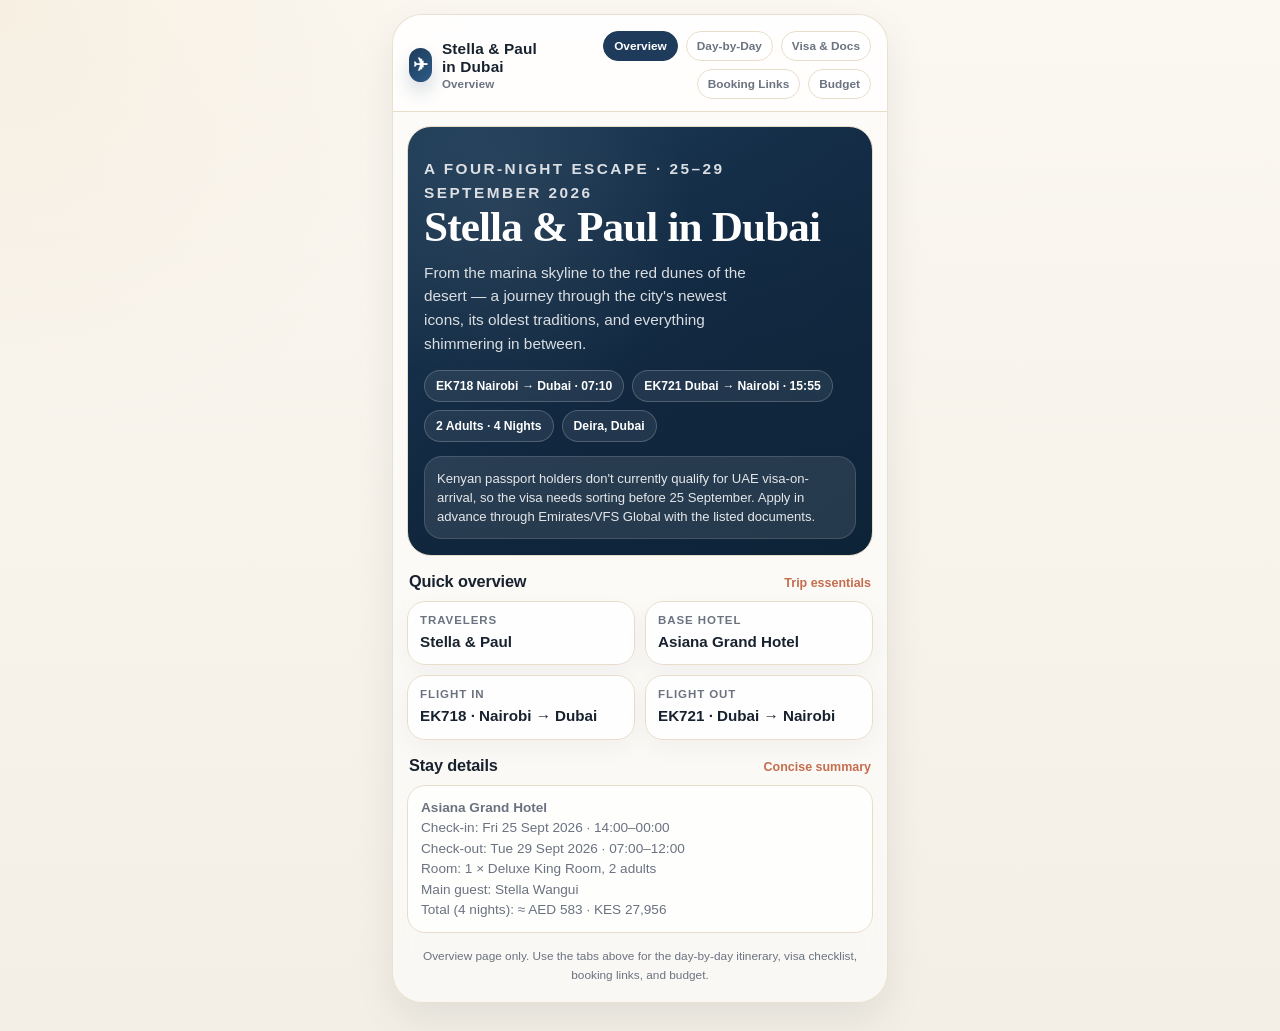
<file: index.html>
<!doctype html>
<html lang="en">
<head>
  <meta charset="UTF-8" />
  <meta name="viewport" content="width=device-width, initial-scale=1.0" />
  <title>Stella & Paul in Dubai — Overview</title>
  <link rel="stylesheet" href="styles.css" />
</head>
<body>
  <div class="app">
    <div class="shell">
      <header class="topbar">
        <div class="brand">
          <div class="logo">✈</div>
          <div class="brand-text">
            <div class="brand-title">Stella &amp; Paul in Dubai</div>
            <div class="brand-subtitle">Overview</div>
          </div>
        </div>

        <nav class="nav" aria-label="Pages">
          <a class="active" href="index.html">Overview</a>
          <a href="day-by-day.html">Day-by-Day</a>
          <a href="visa-documents.html">Visa &amp; Docs</a>
          <a href="booking-links.html">Booking Links</a>
          <a href="budget.html">Budget</a>
        </nav>
      </header>

      <main class="content">
        <section class="hero">
          <p class="eyebrow">A four-night escape · 25–29 September 2026</p>
          <h1>Stella &amp; Paul in Dubai</h1>
          <p>
            From the marina skyline to the red dunes of the desert — a journey through the city's newest icons, its oldest traditions, and everything shimmering in between.
          </p>

          <div class="meta-row">
            <span class="pill">EK718 Nairobi → Dubai · 07:10</span>
            <span class="pill">EK721 Dubai → Nairobi · 15:55</span>
            <span class="pill">2 Adults · 4 Nights</span>
            <span class="pill">Deira, Dubai</span>
          </div>

          <div class="hero-note">
            Kenyan passport holders don't currently qualify for UAE visa-on-arrival, so the visa needs sorting before 25 September. Apply in advance through Emirates/VFS Global with the listed documents.
          </div>
        </section>

        <section class="section">
          <div class="section-header">
            <h2>Quick overview</h2>
            <span>Trip essentials</span>
          </div>

          <div class="overview-grid">
            <div class="stat">
              <div class="label">Travelers</div>
              <div class="value">Stella &amp; Paul</div>
            </div>
            <div class="stat">
              <div class="label">Base hotel</div>
              <div class="value">Asiana Grand Hotel</div>
            </div>
            <div class="stat">
              <div class="label">Flight in</div>
              <div class="value">EK718 · Nairobi → Dubai</div>
            </div>
            <div class="stat">
              <div class="label">Flight out</div>
              <div class="value">EK721 · Dubai → Nairobi</div>
            </div>
          </div>
        </section>

        <section class="section">
          <div class="section-header">
            <h2>Stay details</h2>
            <span>Concise summary</span>
          </div>

          <div class="ghost">
            <strong>Asiana Grand Hotel</strong><br />
            Check-in: Fri 25 Sept 2026 · 14:00–00:00<br />
            Check-out: Tue 29 Sept 2026 · 07:00–12:00<br />
            Room: 1 × Deluxe King Room, 2 adults<br />
            Main guest: Stella Wangui<br />
            Total (4 nights): ≈ AED 583 · KES 27,956
          </div>
        </section>

        <p class="footer-note">
          Overview page only. Use the tabs above for the day-by-day itinerary, visa checklist, booking links, and budget.
        </p>
      </main>
    </div>
  </div>
</body>
</html>
</file>
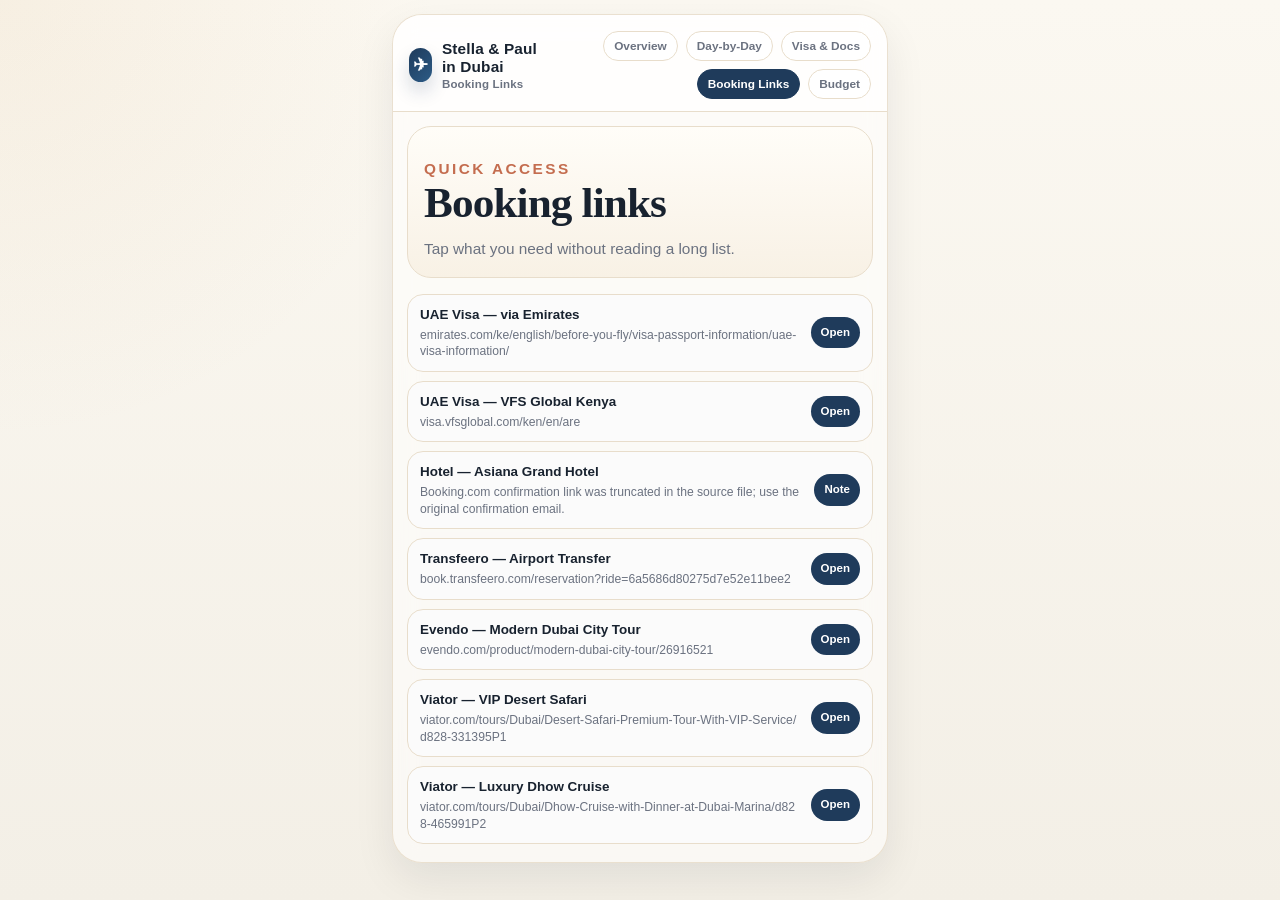
<file: booking-links.html>
<!doctype html>
<html lang="en">
<head>
  <meta charset="UTF-8" />
  <meta name="viewport" content="width=device-width, initial-scale=1.0" />
  <title>Stella &amp; Paul in Dubai — Booking Links</title>
  <link rel="stylesheet" href="styles.css" />
</head>
<body>
  <div class="app">
    <div class="shell">
      <header class="topbar">
        <div class="brand">
          <div class="logo">✈</div>
          <div class="brand-text">
            <div class="brand-title">Stella &amp; Paul in Dubai</div>
            <div class="brand-subtitle">Booking Links</div>
          </div>
        </div>

        <nav class="nav" aria-label="Pages">
          <a href="index.html">Overview</a>
          <a href="day-by-day.html">Day-by-Day</a>
          <a href="visa-documents.html">Visa &amp; Docs</a>
          <a class="active" href="booking-links.html">Booking Links</a>
          <a href="budget.html">Budget</a>
        </nav>
      </header>

      <main class="content">
        <section class="hero light">
          <p class="eyebrow">Quick access</p>
          <h1>Booking links</h1>
          <p>Tap what you need without reading a long list.</p>
        </section>

        <section class="section">
          <div class="links-list">
            <a class="booking-link" href="https://www.emirates.com/ke/english/before-you-fly/visa-passport-information/uae-visa-information/" target="_blank" rel="noreferrer noopener">
              <div>
                <div class="name">UAE Visa — via Emirates</div>
                <div class="url">emirates.com/ke/english/before-you-fly/visa-passport-information/uae-visa-information/</div>
              </div>
              <div class="open">Open</div>
            </a>

            <a class="booking-link" href="https://visa.vfsglobal.com/ken/en/are" target="_blank" rel="noreferrer noopener">
              <div>
                <div class="name">UAE Visa — VFS Global Kenya</div>
                <div class="url">visa.vfsglobal.com/ken/en/are</div>
              </div>
              <div class="open">Open</div>
            </a>

            <div class="booking-link">
              <div>
                <div class="name">Hotel — Asiana Grand Hotel</div>
                <div class="url">Booking.com confirmation link was truncated in the source file; use the original confirmation email.</div>
              </div>
              <div class="open">Note</div>
            </div>

            <a class="booking-link" href="https://book.transfeero.com/reservation?ride=6a5686d80275d7e52e11bee2" target="_blank" rel="noreferrer noopener">
              <div>
                <div class="name">Transfeero — Airport Transfer</div>
                <div class="url">book.transfeero.com/reservation?ride=6a5686d80275d7e52e11bee2</div>
              </div>
              <div class="open">Open</div>
            </a>

            <a class="booking-link" href="https://evendo.com/product/modern-dubai-city-tour/26916521" target="_blank" rel="noreferrer noopener">
              <div>
                <div class="name">Evendo — Modern Dubai City Tour</div>
                <div class="url">evendo.com/product/modern-dubai-city-tour/26916521</div>
              </div>
              <div class="open">Open</div>
            </a>

            <a class="booking-link" href="https://viator.com/tours/Dubai/Desert-Safari-Premium-Tour-With-VIP-Service/d828-331395P1" target="_blank" rel="noreferrer noopener">
              <div>
                <div class="name">Viator — VIP Desert Safari</div>
                <div class="url">viator.com/tours/Dubai/Desert-Safari-Premium-Tour-With-VIP-Service/d828-331395P1</div>
              </div>
              <div class="open">Open</div>
            </a>

            <a class="booking-link" href="https://viator.com/tours/Dubai/Dhow-Cruise-with-Dinner-at-Dubai-Marina/d828-465991P2" target="_blank" rel="noreferrer noopener">
              <div>
                <div class="name">Viator — Luxury Dhow Cruise</div>
                <div class="url">viator.com/tours/Dubai/Dhow-Cruise-with-Dinner-at-Dubai-Marina/d828-465991P2</div>
              </div>
              <div class="open">Open</div>
            </a>
          </div>
        </section>
      </main>
    </div>
  </div>
</body>
</html>
</file>
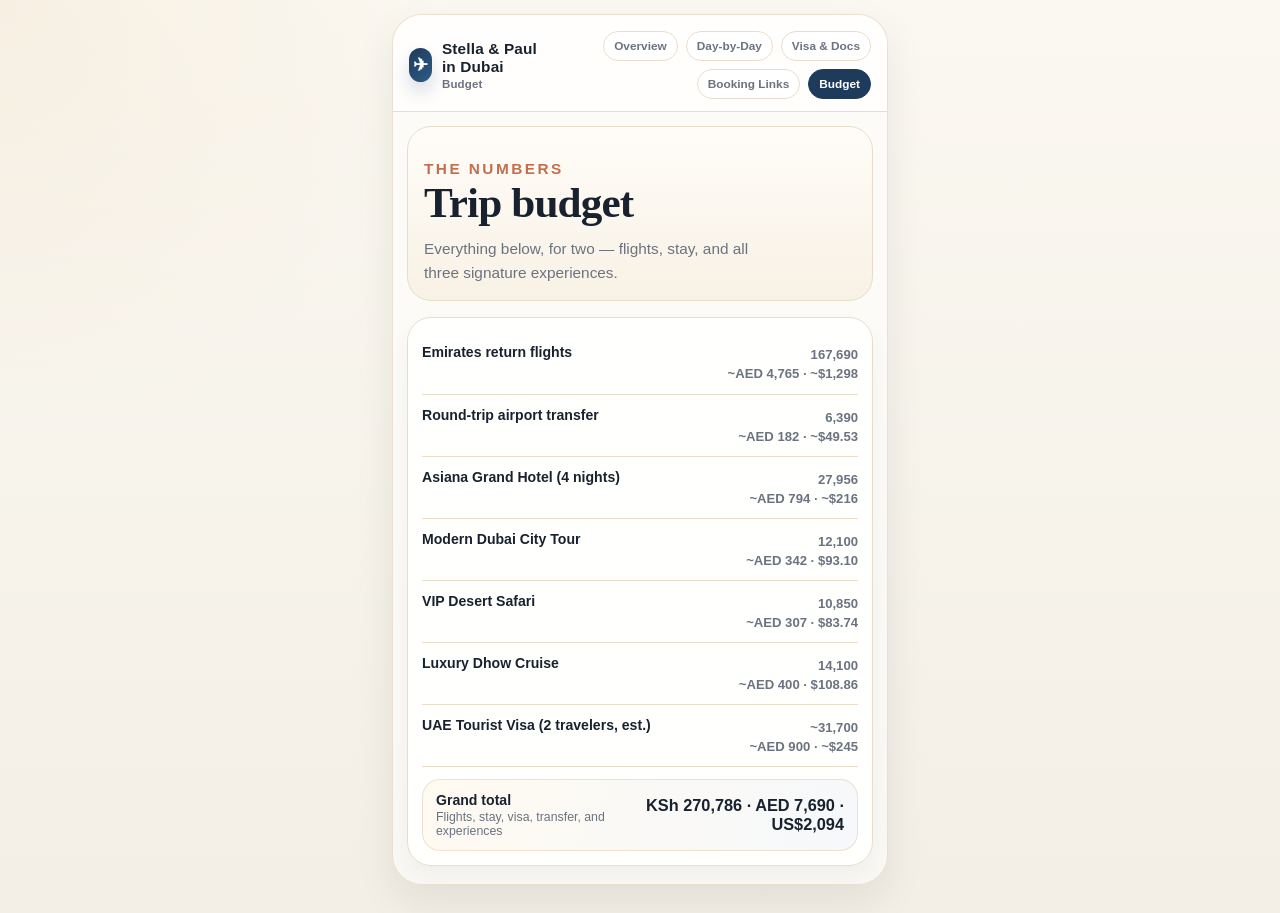
<file: budget.html>
<!doctype html>
<html lang="en">
<head>
  <meta charset="UTF-8" />
  <meta name="viewport" content="width=device-width, initial-scale=1.0" />
  <title>Stella &amp; Paul in Dubai — Budget</title>
  <link rel="stylesheet" href="styles.css" />
</head>
<body>
  <div class="app">
    <div class="shell">
      <header class="topbar">
        <div class="brand">
          <div class="logo">✈</div>
          <div class="brand-text">
            <div class="brand-title">Stella &amp; Paul in Dubai</div>
            <div class="brand-subtitle">Budget</div>
          </div>
        </div>

        <nav class="nav" aria-label="Pages">
          <a href="index.html">Overview</a>
          <a href="day-by-day.html">Day-by-Day</a>
          <a href="visa-documents.html">Visa &amp; Docs</a>
          <a href="booking-links.html">Booking Links</a>
          <a class="active" href="budget.html">Budget</a>
        </nav>
      </header>

      <main class="content">
        <section class="hero light">
          <p class="eyebrow">The numbers</p>
          <h1>Trip budget</h1>
          <p>Everything below, for two — flights, stay, and all three signature experiences.</p>
        </section>

        <section class="section">
          <div class="card">
            <div class="price-row">
              <div class="left">Emirates return flights</div>
              <div class="right">167,690<br>~AED 4,765 · ~$1,298</div>
            </div>
            <div class="price-row">
              <div class="left">Round-trip airport transfer</div>
              <div class="right">6,390<br>~AED 182 · ~$49.53</div>
            </div>
            <div class="price-row">
              <div class="left">Asiana Grand Hotel (4 nights)</div>
              <div class="right">27,956<br>~AED 794 · ~$216</div>
            </div>
            <div class="price-row">
              <div class="left">Modern Dubai City Tour</div>
              <div class="right">12,100<br>~AED 342 · $93.10</div>
            </div>
            <div class="price-row">
              <div class="left">VIP Desert Safari</div>
              <div class="right">10,850<br>~AED 307 · $83.74</div>
            </div>
            <div class="price-row">
              <div class="left">Luxury Dhow Cruise</div>
              <div class="right">14,100<br>~AED 400 · $108.86</div>
            </div>
            <div class="price-row">
              <div class="left">UAE Tourist Visa (2 travelers, est.)</div>
              <div class="right">~31,700<br>~AED 900 · ~$245</div>
            </div>

            <div class="total-box">
              <div>
                <strong>Grand total</strong>
                <span>Flights, stay, visa, transfer, and experiences</span>
              </div>
              <div class="amount">KSh 270,786 · AED 7,690 · US$2,094</div>
            </div>
          </div>
        </section>
      </main>
    </div>
  </div>
</body>
</html>
</file>
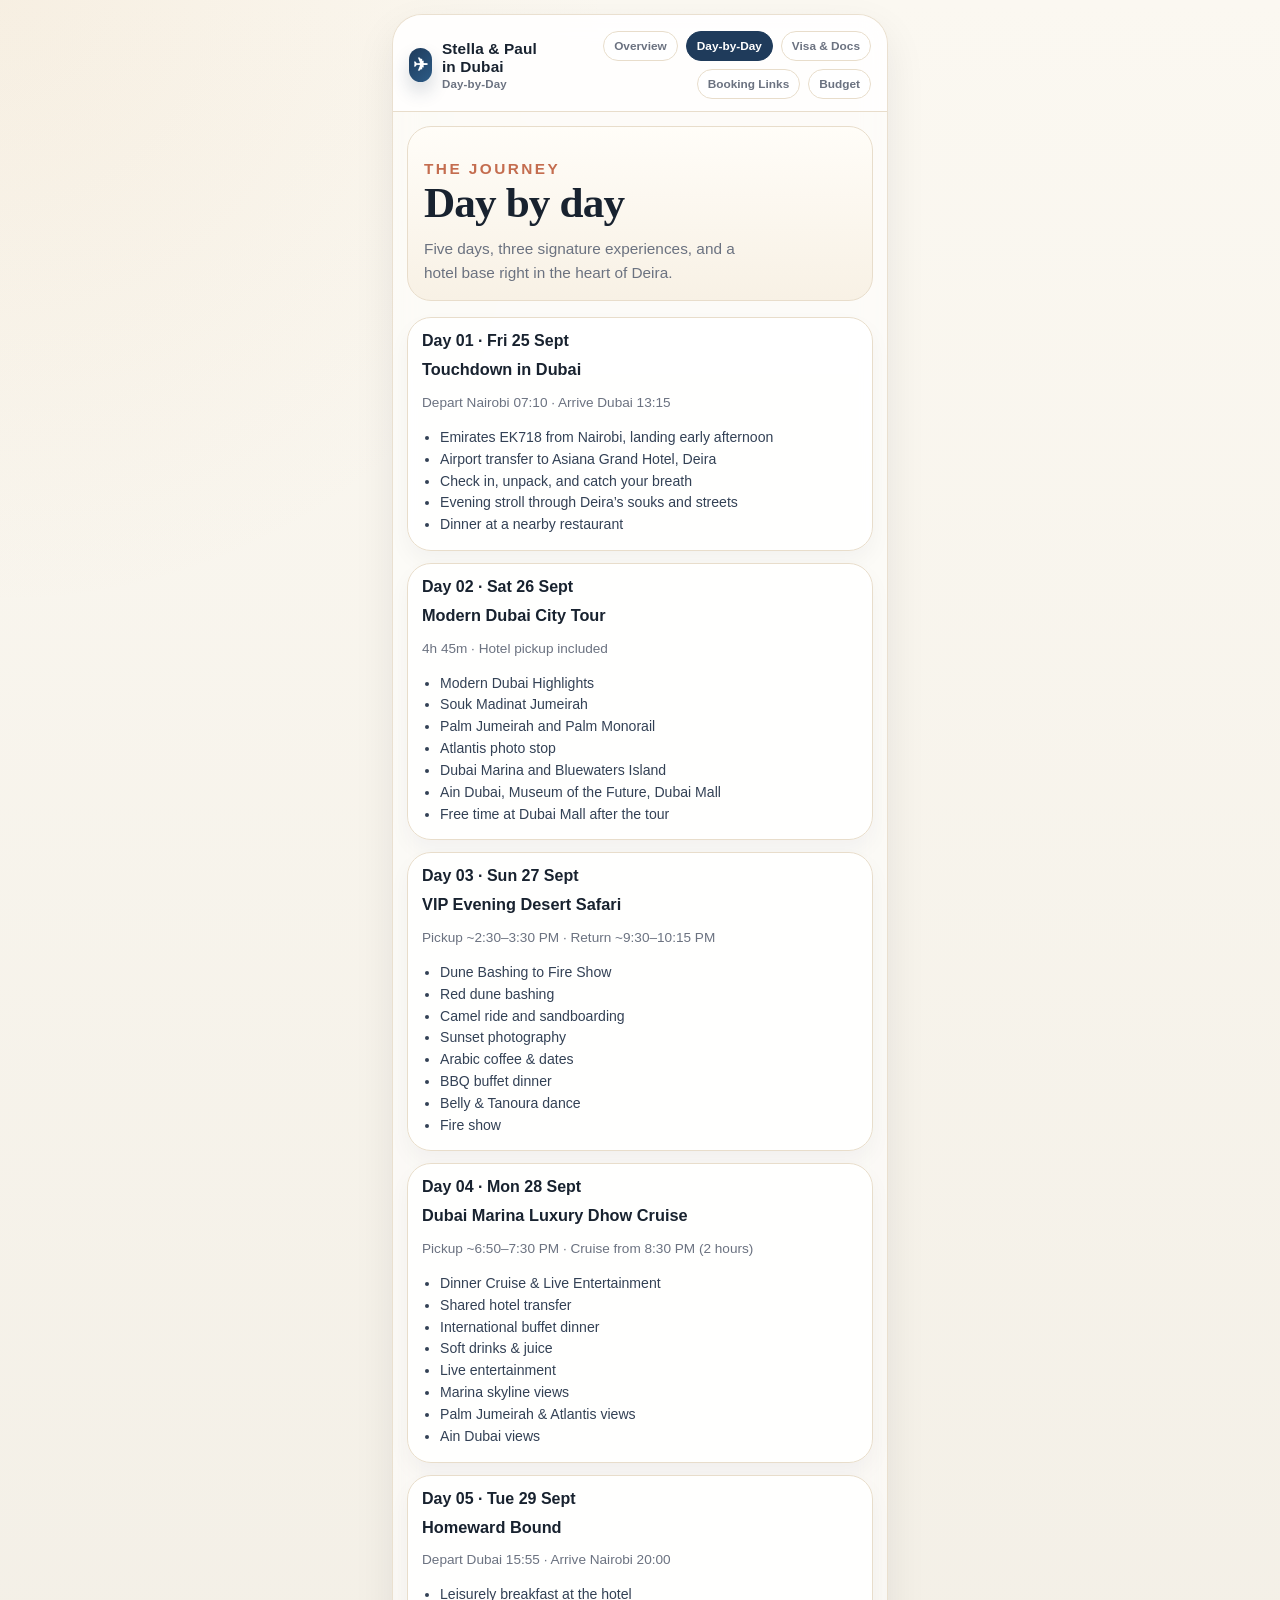
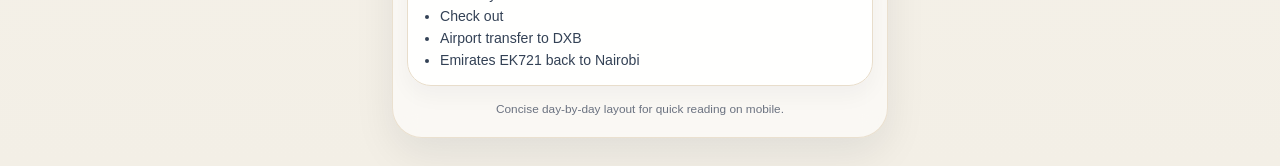
<file: day-by-day.html>
<!doctype html>
<html lang="en">
<head>
  <meta charset="UTF-8" />
  <meta name="viewport" content="width=device-width, initial-scale=1.0" />
  <title>Stella &amp; Paul in Dubai — Day-by-Day</title>
  <link rel="stylesheet" href="styles.css" />
</head>
<body>
  <div class="app">
    <div class="shell">
      <header class="topbar">
        <div class="brand">
          <div class="logo">✈</div>
          <div class="brand-text">
            <div class="brand-title">Stella &amp; Paul in Dubai</div>
            <div class="brand-subtitle">Day-by-Day</div>
          </div>
        </div>

        <nav class="nav" aria-label="Pages">
          <a href="index.html">Overview</a>
          <a class="active" href="day-by-day.html">Day-by-Day</a>
          <a href="visa-documents.html">Visa &amp; Docs</a>
          <a href="booking-links.html">Booking Links</a>
          <a href="budget.html">Budget</a>
        </nav>
      </header>

      <main class="content">
        <section class="hero light">
          <p class="eyebrow">The journey</p>
          <h1>Day by day</h1>
          <p>Five days, three signature experiences, and a hotel base right in the heart of Deira.</p>
        </section>

        <section class="section">
          <article class="card">
            <h3>Day 01 · Fri 25 Sept</h3>
            <h4>Touchdown in Dubai</h4>
            <p class="muted">Depart Nairobi 07:10 · Arrive Dubai 13:15</p>
            <ul class="bullets">
              <li>Emirates EK718 from Nairobi, landing early afternoon</li>
              <li>Airport transfer to Asiana Grand Hotel, Deira</li>
              <li>Check in, unpack, and catch your breath</li>
              <li>Evening stroll through Deira’s souks and streets</li>
              <li>Dinner at a nearby restaurant</li>
            </ul>
          </article>

          <article class="card">
            <h3>Day 02 · Sat 26 Sept</h3>
            <h4>Modern Dubai City Tour</h4>
            <p class="muted">4h 45m · Hotel pickup included</p>
            <ul class="bullets">
              <li>Modern Dubai Highlights</li>
              <li>Souk Madinat Jumeirah</li>
              <li>Palm Jumeirah and Palm Monorail</li>
              <li>Atlantis photo stop</li>
              <li>Dubai Marina and Bluewaters Island</li>
              <li>Ain Dubai, Museum of the Future, Dubai Mall</li>
              <li>Free time at Dubai Mall after the tour</li>
            </ul>
          </article>

          <article class="card">
            <h3>Day 03 · Sun 27 Sept</h3>
            <h4>VIP Evening Desert Safari</h4>
            <p class="muted">Pickup ~2:30–3:30 PM · Return ~9:30–10:15 PM</p>
            <ul class="bullets">
              <li>Dune Bashing to Fire Show</li>
              <li>Red dune bashing</li>
              <li>Camel ride and sandboarding</li>
              <li>Sunset photography</li>
              <li>Arabic coffee &amp; dates</li>
              <li>BBQ buffet dinner</li>
              <li>Belly &amp; Tanoura dance</li>
              <li>Fire show</li>
            </ul>
          </article>

          <article class="card">
            <h3>Day 04 · Mon 28 Sept</h3>
            <h4>Dubai Marina Luxury Dhow Cruise</h4>
            <p class="muted">Pickup ~6:50–7:30 PM · Cruise from 8:30 PM (2 hours)</p>
            <ul class="bullets">
              <li>Dinner Cruise &amp; Live Entertainment</li>
              <li>Shared hotel transfer</li>
              <li>International buffet dinner</li>
              <li>Soft drinks &amp; juice</li>
              <li>Live entertainment</li>
              <li>Marina skyline views</li>
              <li>Palm Jumeirah &amp; Atlantis views</li>
              <li>Ain Dubai views</li>
            </ul>
          </article>

          <article class="card">
            <h3>Day 05 · Tue 29 Sept</h3>
            <h4>Homeward Bound</h4>
            <p class="muted">Depart Dubai 15:55 · Arrive Nairobi 20:00</p>
            <ul class="bullets">
              <li>Leisurely breakfast at the hotel</li>
              <li>Check out</li>
              <li>Airport transfer to DXB</li>
              <li>Emirates EK721 back to Nairobi</li>
            </ul>
          </article>
        </section>

        <p class="footer-note">Concise day-by-day layout for quick reading on mobile.</p>
      </main>
    </div>
  </div>
</body>
</html>
</file>
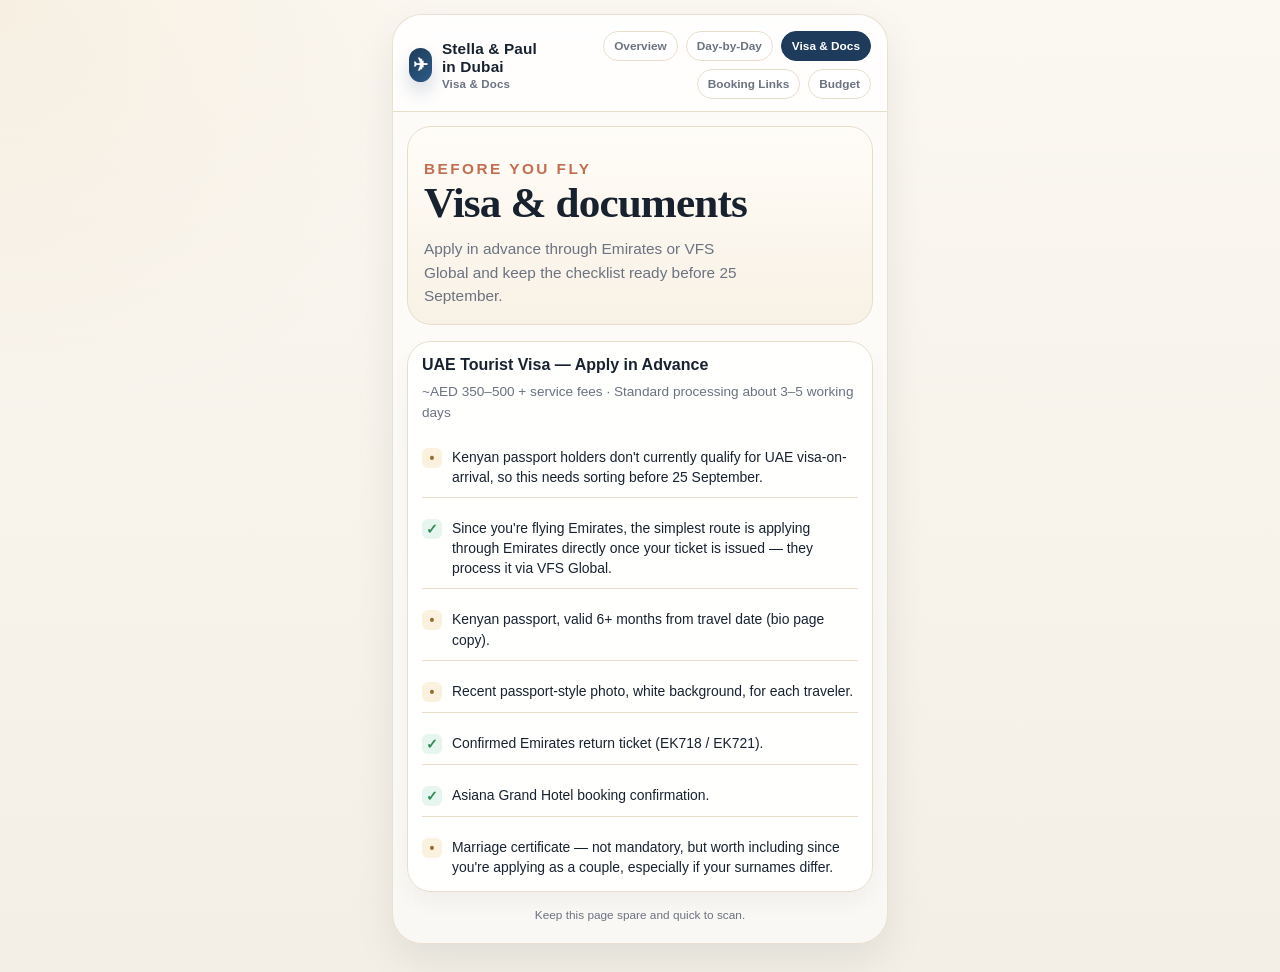
<file: visa-documents.html>
<!doctype html>
<html lang="en">
<head>
  <meta charset="UTF-8" />
  <meta name="viewport" content="width=device-width, initial-scale=1.0" />
  <title>Stella &amp; Paul in Dubai — Visa &amp; Docs</title>
  <link rel="stylesheet" href="styles.css" />
</head>
<body>
  <div class="app">
    <div class="shell">
      <header class="topbar">
        <div class="brand">
          <div class="logo">✈</div>
          <div class="brand-text">
            <div class="brand-title">Stella &amp; Paul in Dubai</div>
            <div class="brand-subtitle">Visa &amp; Docs</div>
          </div>
        </div>

        <nav class="nav" aria-label="Pages">
          <a href="index.html">Overview</a>
          <a href="day-by-day.html">Day-by-Day</a>
          <a class="active" href="visa-documents.html">Visa &amp; Docs</a>
          <a href="booking-links.html">Booking Links</a>
          <a href="budget.html">Budget</a>
        </nav>
      </header>

      <main class="content">
        <section class="hero light">
          <p class="eyebrow">Before you fly</p>
          <h1>Visa &amp; documents</h1>
          <p>Apply in advance through Emirates or VFS Global and keep the checklist ready before 25 September.</p>
        </section>

        <section class="section">
          <div class="card">
            <h3>UAE Tourist Visa — Apply in Advance</h3>
            <p class="muted" style="margin-top:-2px;">~AED 350–500 + service fees · Standard processing about 3–5 working days</p>
            <ul class="checklist">
              <li class="checkline"><span class="check">•</span><span>Kenyan passport holders don't currently qualify for UAE visa-on-arrival, so this needs sorting before 25 September.</span></li>
              <li class="checkline"><span class="check done">✓</span><span>Since you're flying Emirates, the simplest route is applying through Emirates directly once your ticket is issued — they process it via VFS Global.</span></li>
              <li class="checkline"><span class="check">•</span><span>Kenyan passport, valid 6+ months from travel date (bio page copy).</span></li>
              <li class="checkline"><span class="check">•</span><span>Recent passport-style photo, white background, for each traveler.</span></li>
              <li class="checkline"><span class="check done">✓</span><span>Confirmed Emirates return ticket (EK718 / EK721).</span></li>
              <li class="checkline"><span class="check done">✓</span><span>Asiana Grand Hotel booking confirmation.</span></li>
              <li class="checkline"><span class="check">•</span><span>Marriage certificate — not mandatory, but worth including since you're applying as a couple, especially if your surnames differ.</span></li>
            </ul>
          </div>
        </section>

        <p class="footer-note">Keep this page spare and quick to scan.</p>
      </main>
    </div>
  </div>
</body>
</html>
</file>
<file: styles.css>
:root{
  --bg:#f6f2e8;
  --panel:#ffffff;
  --panel-alt:#fbf7ef;
  --ink:#18222f;
  --muted:#6b7280;
  --line:#e8ddcb;
  --accent:#1f3b5b;
  --accent-soft:#dfe9f4;
  --accent-2:#c46d4f;
  --gold:#d1a15f;
  --gold-soft:#fbf1df;
  --shadow:0 16px 40px rgba(17, 24, 39, .08);
  --radius:24px;
}

* { box-sizing: border-box; }

html { scroll-behavior: smooth; }

body {
  margin: 0;
  color: var(--ink);
  font-family: Inter, -apple-system, BlinkMacSystemFont, "Segoe UI", sans-serif;
  background:
    radial-gradient(circle at top left, rgba(209,161,95,.10), transparent 28%),
    linear-gradient(180deg, #fbf8f1 0%, #f3efe6 100%);
}

a { color: inherit; text-decoration: none; }

.app {
  max-width: 520px;
  margin: 0 auto;
  min-height: 100vh;
  padding: 14px 12px 28px;
}

.shell {
  overflow: hidden;
  border: 1px solid rgba(232, 221, 203, .9);
  border-radius: 30px;
  background: rgba(255,255,255,.55);
  box-shadow: var(--shadow);
  backdrop-filter: blur(12px);
}

.topbar {
  display: flex;
  justify-content: space-between;
  gap: 10px;
  align-items: center;
  padding: 16px 16px 12px;
  background: rgba(255,255,255,.72);
  border-bottom: 1px solid var(--line);
}

.brand {
  display: flex;
  align-items: center;
  gap: 10px;
  font-weight: 800;
  letter-spacing: .01em;
}

.logo {
  width: 34px;
  height: 34px;
  border-radius: 13px;
  display: grid;
  place-items: center;
  color: white;
  font-size: 18px;
  background: linear-gradient(135deg, var(--accent), #2c5b86);
  box-shadow: 0 10px 18px rgba(31,59,91,.18);
}

.brand-text {
  display: flex;
  flex-direction: column;
  gap: 2px;
}

.brand-title { font-size: .96rem; }
.brand-subtitle { font-size: .72rem; color: var(--muted); font-weight: 700; }

.nav {
  display: flex;
  flex-wrap: wrap;
  gap: 8px;
  margin-left: auto;
  justify-content: flex-end;
}

.nav a {
  border: 1px solid var(--line);
  background: white;
  color: var(--muted);
  border-radius: 999px;
  padding: 7px 10px;
  font-size: .74rem;
  font-weight: 800;
  white-space: nowrap;
}

.nav a.active {
  background: var(--accent);
  border-color: var(--accent);
  color: white;
}

.content { padding: 14px 14px 18px; }

.hero {
  position: relative;
  overflow: hidden;
  border-radius: var(--radius);
  border: 1px solid var(--line);
  background:
    linear-gradient(180deg, rgba(9,29,48,.52), rgba(9,29,48,.72)),
    radial-gradient(circle at 20% 20%, rgba(255,255,255,.18), transparent 38%),
    linear-gradient(135deg, #335e85 0%, #1f3b5b 55%, #16324b 100%);
  color: white;
  padding: 18px 16px 16px;
}

.hero.light {
  background: linear-gradient(180deg, #fffdf8 0%, #f8f1e5 100%);
  color: var(--ink);
}

.eyebrow {
  margin: 0 0 8px;
  color: rgba(255,255,255,.72);
  text-transform: uppercase;
  letter-spacing: .16em;
  font-size: .68rem;
  font-weight: 800;
}

.hero.light .eyebrow { color: var(--accent-2); }

.hero h1 {
  margin: 0;
  font-size: clamp(2rem, 6vw, 2.7rem);
  line-height: 1.02;
  letter-spacing: -.02em;
  font-family: Georgia, "Times New Roman", serif;
  font-weight: 700;
}

.hero p {
  margin: 12px 0 0;
  font-size: .96rem;
  line-height: 1.55;
  color: rgba(255,255,255,.84);
  max-width: 38ch;
}

.hero.light p { color: var(--muted); }

.meta-row {
  display: flex;
  flex-wrap: wrap;
  gap: 8px;
  margin-top: 14px;
}

.pill {
  border: 1px solid rgba(255,255,255,.20);
  background: rgba(255,255,255,.08);
  color: white;
  border-radius: 999px;
  padding: 8px 11px;
  font-size: .76rem;
  font-weight: 700;
  backdrop-filter: blur(4px);
}

.hero.light .pill {
  border-color: var(--line);
  background: white;
  color: var(--muted);
}

.hero-note {
  margin-top: 14px;
  padding: 12px 12px;
  border-radius: 18px;
  background: rgba(255,255,255,.10);
  border: 1px solid rgba(255,255,255,.14);
  font-size: .82rem;
  line-height: 1.45;
  color: rgba(255,255,255,.88);
}

.hero.light .hero-note {
  background: rgba(255,255,255,.76);
  border-color: var(--line);
  color: var(--muted);
}

.section { margin-top: 16px; }

.section-header {
  display: flex;
  align-items: baseline;
  justify-content: space-between;
  gap: 10px;
  margin: 0 2px 10px;
}

.section-header h2 {
  margin: 0;
  font-size: 1.02rem;
  font-weight: 800;
  letter-spacing: -.01em;
}

.section-header span {
  color: var(--accent-2);
  font-size: .78rem;
  font-weight: 800;
}

.overview-grid {
  display: grid;
  grid-template-columns: repeat(2, minmax(0, 1fr));
  gap: 10px;
}

.stat {
  background: rgba(255,255,255,.82);
  border: 1px solid var(--line);
  border-radius: 18px;
  padding: 12px;
  box-shadow: 0 8px 24px rgba(17,24,39,.04);
}

.stat .label {
  color: var(--muted);
  font-size: .72rem;
  text-transform: uppercase;
  letter-spacing: .08em;
  font-weight: 800;
}

.stat .value {
  margin-top: 6px;
  font-size: .95rem;
  line-height: 1.35;
  font-weight: 800;
}

.card {
  background: rgba(255,255,255,.88);
  border: 1px solid var(--line);
  border-radius: var(--radius);
  padding: 14px;
  box-shadow: 0 10px 22px rgba(17,24,39,.04);
}

.card + .card { margin-top: 12px; }

.card h3 {
  margin: 0 0 10px;
  font-size: 1rem;
  font-weight: 900;
}

.card h4 {
  margin: 0;
  font-size: 1.02rem;
  font-weight: 800;
}

.muted {
  color: var(--muted);
  font-size: .85rem;
  line-height: 1.5;
}

.ghost {
  margin-top: 10px;
  padding: 12px 13px;
  border-radius: 18px;
  background: rgba(255,255,255,.74);
  border: 1px solid var(--line);
  color: var(--muted);
  font-size: .85rem;
  line-height: 1.5;
}

.tabs {
  display: flex;
  gap: 8px;
  overflow-x: auto;
  padding-bottom: 4px;
  scrollbar-width: none;
}
.tabs::-webkit-scrollbar { display: none; }

.tab {
  flex: 0 0 auto;
  border: 1px solid var(--line);
  background: rgba(255,255,255,.86);
  color: var(--muted);
  border-radius: 999px;
  padding: 9px 12px;
  font-size: .78rem;
  font-weight: 800;
  white-space: nowrap;
}

.tab.active {
  background: var(--accent);
  color: white;
  border-color: var(--accent);
}

.timeline {
  display: grid;
  gap: 12px;
}

.item {
  position: relative;
  padding: 13px 13px 13px 16px;
  border-radius: 20px;
  border: 1px solid var(--line);
  background: linear-gradient(180deg, #fff 0%, #fcfbf8 100%);
  box-shadow: 0 8px 18px rgba(17,24,39,.03);
}

.item::before {
  content: "";
  position: absolute;
  left: 13px;
  top: 14px;
  bottom: 14px;
  width: 2px;
  border-radius: 99px;
  background: linear-gradient(180deg, var(--accent) 0%, #c7d2dc 100%);
  opacity: .9;
}

.item-inner {
  margin-left: 13px;
  padding-left: 14px;
  position: relative;
}

.item-inner::before {
  content: "";
  position: absolute;
  left: -19px;
  top: 5px;
  width: 10px;
  height: 10px;
  border-radius: 50%;
  background: var(--accent);
  border: 3px solid white;
  box-shadow: 0 0 0 1px rgba(31,59,91,.18);
}

.time {
  display: inline-block;
  font-size: .72rem;
  letter-spacing: .08em;
  text-transform: uppercase;
  font-weight: 900;
  color: var(--accent);
}

.item-title {
  margin: 4px 0 0;
  font-size: 1.02rem;
  line-height: 1.2;
  font-weight: 800;
}

.item-meta {
  margin-top: 5px;
  color: var(--muted);
  font-size: .78rem;
  font-weight: 700;
}

.item-desc {
  margin-top: 8px;
  font-size: .89rem;
  line-height: 1.5;
  color: #334155;
}

.bullets {
  margin: 10px 0 0;
  padding: 0 0 0 18px;
  color: #334155;
  font-size: .88rem;
  line-height: 1.55;
}

.item-links {
  margin-top: 10px;
  display: flex;
  flex-wrap: wrap;
  gap: 8px;
}

.link-chip {
  display: inline-flex;
  align-items: center;
  gap: 6px;
  padding: 7px 10px;
  border-radius: 999px;
  background: var(--accent-soft);
  border: 1px solid #d9e4ef;
  color: var(--accent);
  font-size: .73rem;
  font-weight: 800;
}

.link-chip.primary {
  background: var(--accent);
  border-color: var(--accent);
  color: white;
}

.checklist {
  list-style: none;
  margin: 0;
  padding: 0;
  display: grid;
  gap: 10px;
}

.checkline {
  display: flex;
  align-items: flex-start;
  gap: 10px;
  padding: 10px 0;
  border-bottom: 1px solid var(--line);
  font-size: .87rem;
  line-height: 1.45;
}

.checkline:last-child { border-bottom: 0; padding-bottom: 0; }

.check {
  flex: 0 0 auto;
  width: 20px;
  height: 20px;
  border-radius: 6px;
  display: grid;
  place-items: center;
  background: var(--gold-soft);
  color: #9b6b2a;
  font-weight: 900;
  margin-top: 1px;
}

.check.done {
  background: #e6f6ee;
  color: #2e8b57;
}

.hotel-grid {
  display: grid;
  gap: 10px;
}

.hotel-row,
.price-row {
  display: flex;
  justify-content: space-between;
  gap: 10px;
  align-items: flex-start;
  padding: 10px 0;
  border-bottom: 1px solid var(--line);
  font-size: .87rem;
  line-height: 1.45;
}

.hotel-row:last-child,
.price-row:last-child {
  border-bottom: 0;
  padding-bottom: 0;
}

.hotel-row strong,
.price-row .left {
  display: block;
  font-size: .88rem;
  color: var(--ink);
  font-weight: 800;
}

.hotel-row span,
.price-row .right {
  display: block;
  color: var(--muted);
  margin-top: 3px;
  font-size: .82rem;
  font-weight: 700;
}

.price-row .left { max-width: 68%; }
.price-row .right { text-align: right; white-space: nowrap; }

.total-box {
  margin-top: 12px;
  border-radius: 18px;
  border: 1px solid rgba(209,161,95,.28);
  background: linear-gradient(120deg, #fffaf1 0%, #f6f8fb 100%);
  padding: 12px 13px;
  display: flex;
  justify-content: space-between;
  gap: 12px;
  align-items: center;
}

.total-box strong {
  font-size: .88rem;
  display: block;
}

.total-box span {
  display: block;
  color: var(--muted);
  font-size: .77rem;
  margin-top: 2px;
}

.total-box .amount {
  text-align: right;
  font-size: 1.02rem;
  font-weight: 900;
  color: var(--ink);
}

.links-list {
  display: grid;
  gap: 9px;
}

.booking-link {
  display: flex;
  justify-content: space-between;
  gap: 12px;
  align-items: center;
  padding: 11px 12px;
  border-radius: 16px;
  background: #fbfbfb;
  border: 1px solid var(--line);
  font-size: .84rem;
  line-height: 1.35;
}

.booking-link .name { font-weight: 800; }

.booking-link .url {
  color: var(--muted);
  font-size: .76rem;
  word-break: break-all;
  margin-top: 3px;
}

.booking-link .open {
  flex: 0 0 auto;
  border-radius: 999px;
  padding: 8px 10px;
  background: var(--accent);
  color: white;
  font-size: .72rem;
  font-weight: 900;
}

.footer-note {
  margin: 14px 2px 0;
  color: var(--muted);
  font-size: .74rem;
  line-height: 1.55;
  text-align: center;
}

@media (max-width: 420px) {
  .overview-grid { grid-template-columns: 1fr; }
  .topbar { align-items: flex-start; }
  .nav { justify-content: flex-start; }
  .price-row .left { max-width: 62%; }
}
</file>
